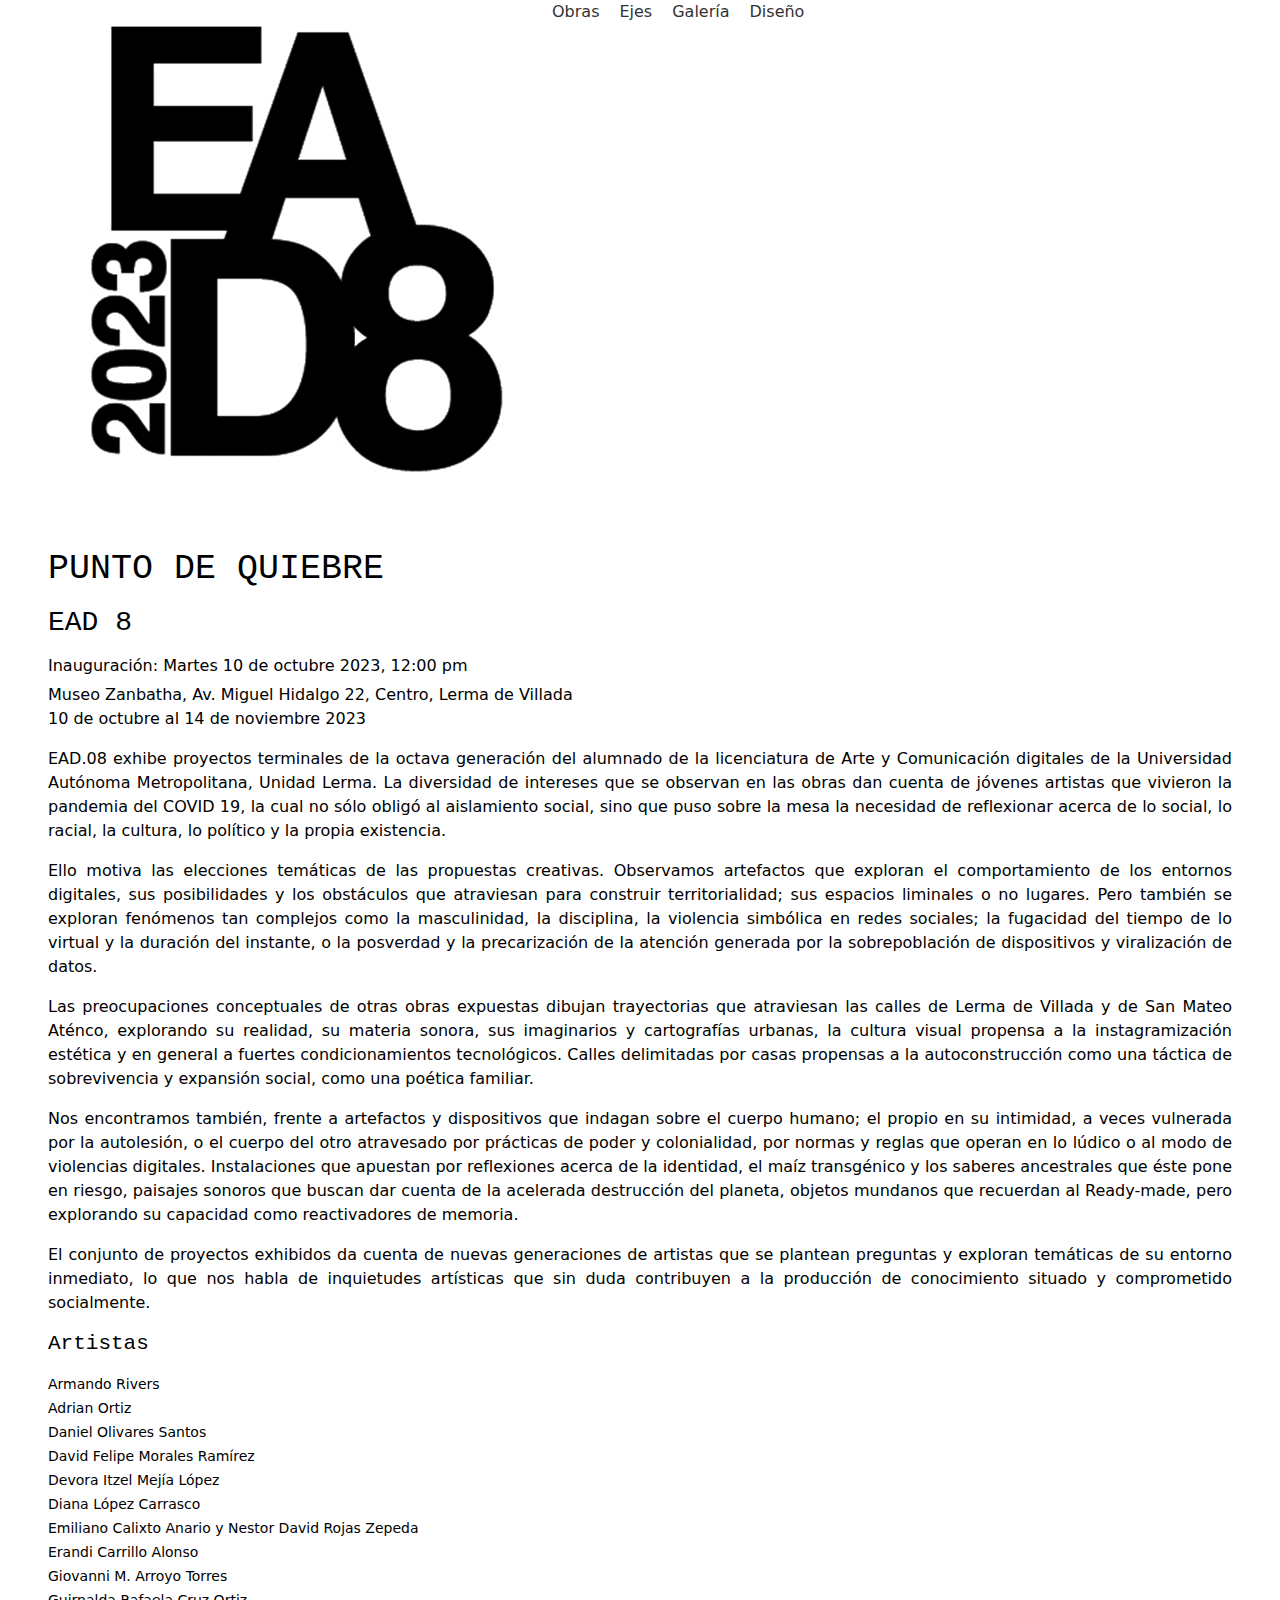
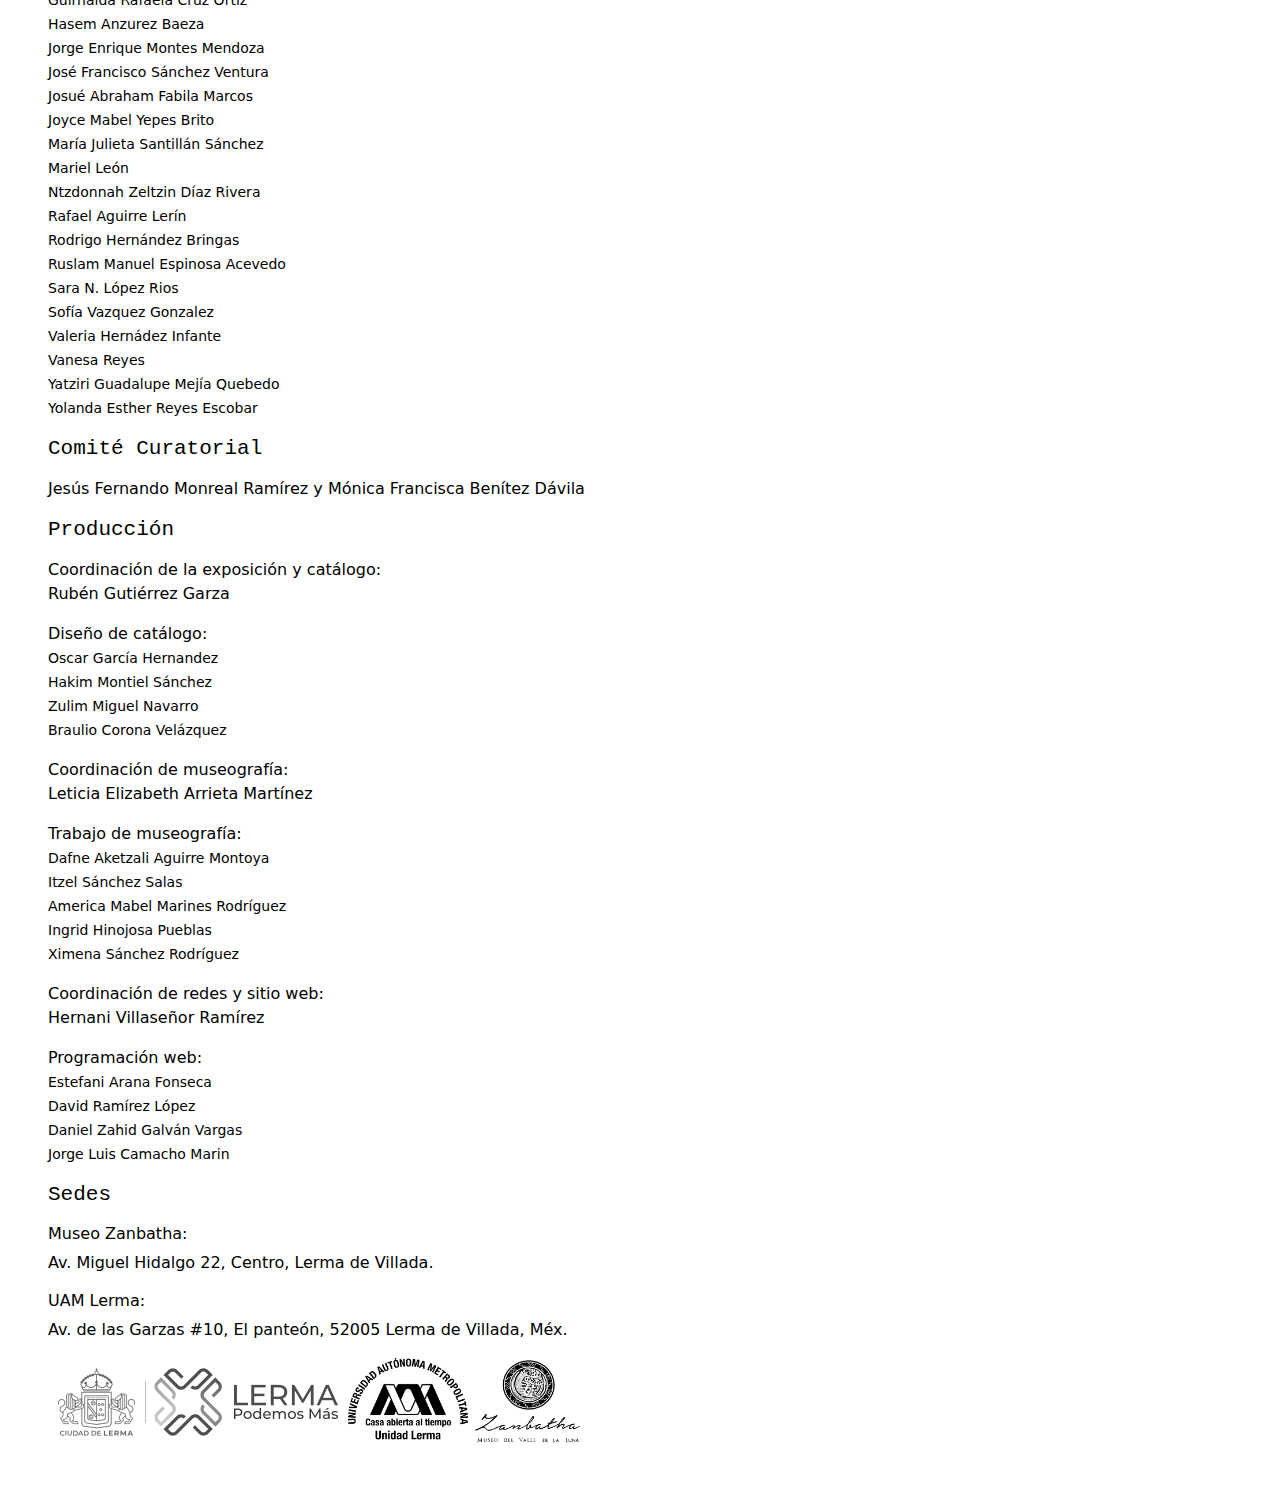
<file: index.html>
<!DOCTYPE html>

<html lang="es">
    <head>
        <title>Punto de quiebre</title>
        <meta charset="UTF-8">
        <meta name="viewport" content="width=device-width, initial-scale=1.0">
        <link href="https://cdn.jsdelivr.net/npm/bootstrap@5.3.1/dist/css/bootstrap.min.css" rel="stylesheet">
        <link rel="stylesheet" type="text/css" href="styles.css">
        <link rel="icon" href="log/logo1.png" type="image/x-icon">
    </head>

    <body>
        

      <div class="menu">
        <ul>
            <li><a href="index.html"><img class="img" src="log/logo1.png"></a></li>
            <li><a href="obras.html">Obras</a></li>
            <li><a href="exposicion.html">Ejes</a></li>
            <li><a href="galeria.html">Galería</a></li>
            <li><a href="diseno.html">Diseño</a></li>
          </ul>
          </div>

      <div class="container-fluid p-5 bg-white text-black" style="text-align: justify;">
              

       

        <h1><pre>PUNTO DE QUIEBRE</pre></h1>
        <h2><pre>EAD 8</pre></h2>
            <h6>Inauguración: Martes 10 de octubre 2023, 12:00 pm</h6>

            <p>Museo Zanbatha, Av. Miguel Hidalgo 22, Centro, Lerma de Villada<br>
        10 de octubre al 14 de noviembre 2023</p>

        <p> 
           
            EAD.08 exhibe proyectos terminales de la octava generación del alumnado de la licenciatura de Arte y Comunicación digitales de 
            la Universidad Autónoma Metropolitana, Unidad Lerma. La diversidad de intereses que se observan en las obras dan cuenta de jóvenes
             artistas que vivieron la pandemia del COVID 19, la cual no sólo obligó al aislamiento social, sino que puso sobre la
             mesa la necesidad de reflexionar acerca de lo social, lo racial, la cultura, lo político y la propia existencia.


        </p>

        <p>
            Ello motiva las elecciones temáticas de las propuestas creativas. Observamos artefactos que exploran el 
            comportamiento de los entornos digitales, sus posibilidades y los obstáculos que atraviesan para construir
             territorialidad; sus espacios liminales o no lugares. Pero también se exploran fenómenos tan complejos como 
             la masculinidad, la disciplina, la violencia simbólica en redes sociales; la fugacidad del tiempo de lo 
             virtual y la duración del instante, o la posverdad y la precarización de la
             atención generada por la sobrepoblación de dispositivos y viralización de datos.
        </p>


        <p>
            Las preocupaciones conceptuales de otras obras expuestas dibujan trayectorias que atraviesan las calles de Lerma
             de Villada y de San Mateo Aténco, explorando su realidad, su materia sonora, sus imaginarios y cartografías urbanas,
              la cultura visual propensa a la instagramización estética y en general a fuertes condicionamientos tecnológicos. 
              Calles delimitadas por casas propensas a la autoconstrucción como una táctica de sobrevivencia y expansión social, 
              como una poética familiar.
        </p>

        <p>
            Nos encontramos también, frente a artefactos y dispositivos que indagan sobre el cuerpo humano; el propio en su intimidad, a veces 
            vulnerada por la autolesión, o el cuerpo del otro atravesado por prácticas de poder y colonialidad, por normas y reglas que operan en 
            lo lúdico o al modo de violencias digitales. Instalaciones que apuestan por reflexiones acerca de la identidad, el maíz transgénico y 
            los saberes ancestrales que éste pone en riesgo, paisajes sonoros que buscan dar cuenta de la acelerada 
            destrucción del planeta, objetos mundanos que recuerdan al Ready-made, pero explorando su capacidad como reactivadores de memoria.
        </p>

        <p>
            El conjunto de proyectos exhibidos da cuenta de nuevas generaciones de artistas que se plantean preguntas y exploran temáticas de 
            su entorno inmediato, lo que nos habla de inquietudes artísticas que sin duda contribuyen a la producción de conocimiento situado 
            y comprometido socialmente.
        </p>

        <h4><pre>Artistas</pre></h4>

        <p>
        <small>Armando Rivers</small>
        <br><small>Adrian Ortiz</small>
        <br><small>Daniel Olivares Santos</small>
        <br><small>David Felipe Morales Ramírez</small>
        <br><small>Devora Itzel Mejía López</small>
        <br><small>Diana López Carrasco</small>
        <br><small>Emiliano Calixto Anario y Nestor David Rojas Zepeda</small>
        <br><small>Erandi Carrillo Alonso</small>
        <br><small>Giovanni M. Arroyo Torres</small>
        <br><small>Guirnalda Rafaela Cruz Ortiz</small>
        <br><small>Hasem Anzurez Baeza</small>
        <br><small>Jorge Enrique Montes Mendoza </small>
        <br><small>José Francisco Sánchez Ventura </small>
        <br><small>Josué Abraham Fabila Marcos </small>
        <br><small>Joyce Mabel Yepes Brito</small>
        <br><small>María Julieta Santillán Sánchez </small>
        <br><small>Mariel León</small>
        <br><small>Ntzdonnah Zeltzin Díaz Rivera</small>
        <br><small>Rafael Aguirre Lerín </small>
        <br><small>Rodrigo Hernández Bringas</small>
        <br><small>Ruslam Manuel Espinosa Acevedo </small>
        <br><small>Sara N. López Rios</small>
        <br><small>Sofía Vazquez Gonzalez</small>
        <br><small>Valeria Hernádez Infante </small>
        <br><small>Vanesa Reyes</small>
        <br><small>Yatziri Guadalupe Mejía Quebedo</small>
        <br><small>Yolanda Esther Reyes Escobar</small></p>
        
        <h4><pre>Comité Curatorial</pre></h4>
        <p>Jesús Fernando Monreal Ramírez y Mónica Francisca Benítez Dávila</p>

        <h4><pre>Producción</pre></h4>
        <p>Coordinación de la exposición y catálogo:<br>Rubén Gutiérrez Garza</p>
      
        <p>Diseño de catálogo:</br>
        <small>Oscar García Hernandez</small>
        <br><small>Hakim Montiel Sánchez</small>
        <br><small>Zulim Miguel Navarro</small>
        <br><small>Braulio Corona Velázquez</small></p>
        
        <p>Coordinación de museografía:<br>Leticia Elizabeth Arrieta Martínez</p>

        <p>Trabajo de museografía:<br>
        <small>Dafne Aketzali Aguirre Montoya</small>
        <br><small>Itzel Sánchez Salas</small>
        <br><small>America Mabel Marines Rodríguez</small>
        <br><small>Ingrid Hinojosa Pueblas</small>
        <br><small>Ximena Sánchez Rodríguez</small></p>


        <p>Coordinación de redes y sitio web:<br>Hernani Villaseñor Ramírez</p>
        
        <p>Programación web:<br>
        <small>Estefani Arana Fonseca</small>
        <br><small>David Ramírez López</small>
        <br><small>Daniel Zahid Galván Vargas</small>
        <br><small>Jorge Luis Camacho Marin</small></p>
      
             
           <h4><pre>Sedes</pre></h4>
           <h6>Museo Zanbatha:</h6>
           <p>Av. Miguel Hidalgo 22, Centro, Lerma de Villada.</p>
      
           <h6>UAM Lerma:</h6>
           <p>Av. de las Garzas #10, El panteón, 52005 Lerma de Villada, Méx.</p>
           <!--<div class="container-fluid bg-white pl-5 pt-4"><center><img src="log/variacion7LerB2.png" width="120px"></img><img src="log/variacion7LerB2.png" width="120px"></img></center></div>
           -->
            <div class="UAM"><img class="UAMimg1" src="log/Lerma.png" width="300px"><img class="UAMimg1" src="log/variacion7LerB2.png" width="120px"><img src="log/Zambatha.png" width="120px"></div>
        </div>
        

        <!--Script de boostrap5-->
        <script src="https://cdn.jsdelivr.net/npm/bootstrap@5.3.1/dist/js/bootstrap.bundle.min.js"></script>
    </body>
</html>
</file>
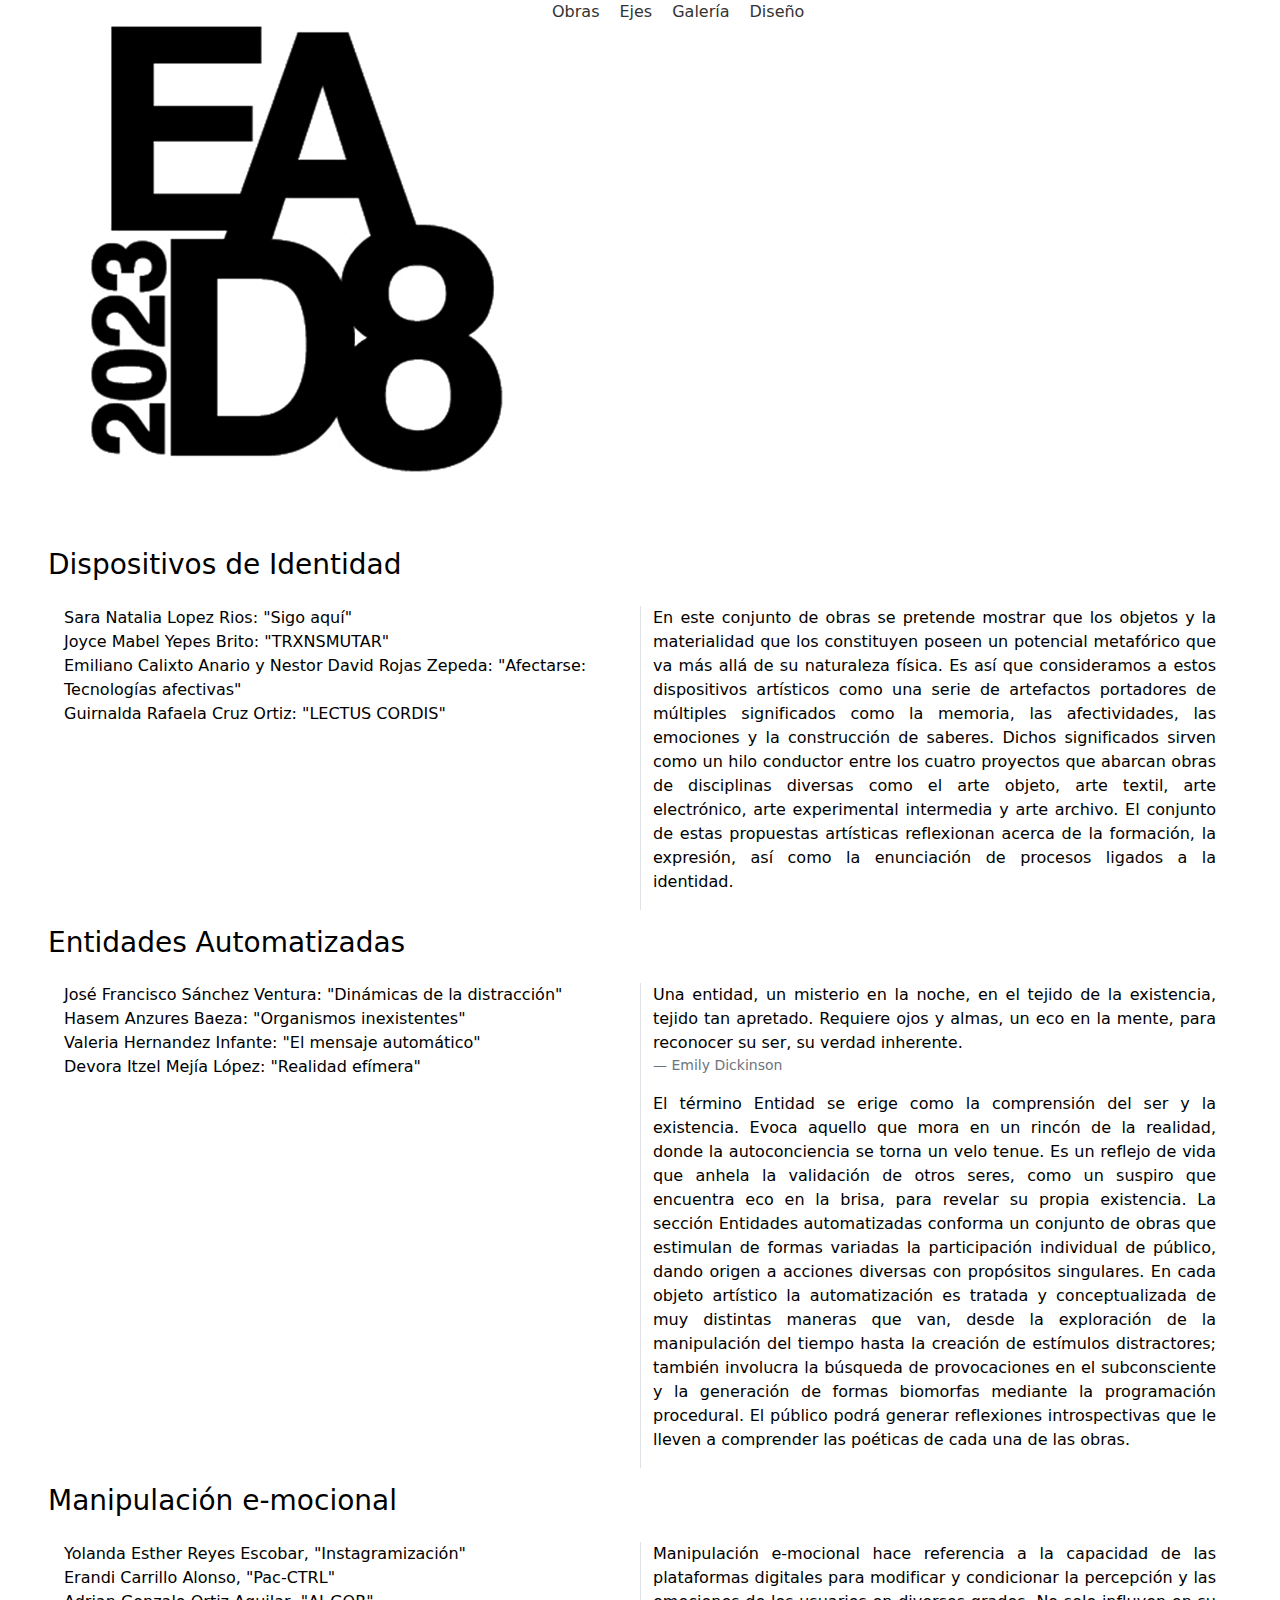
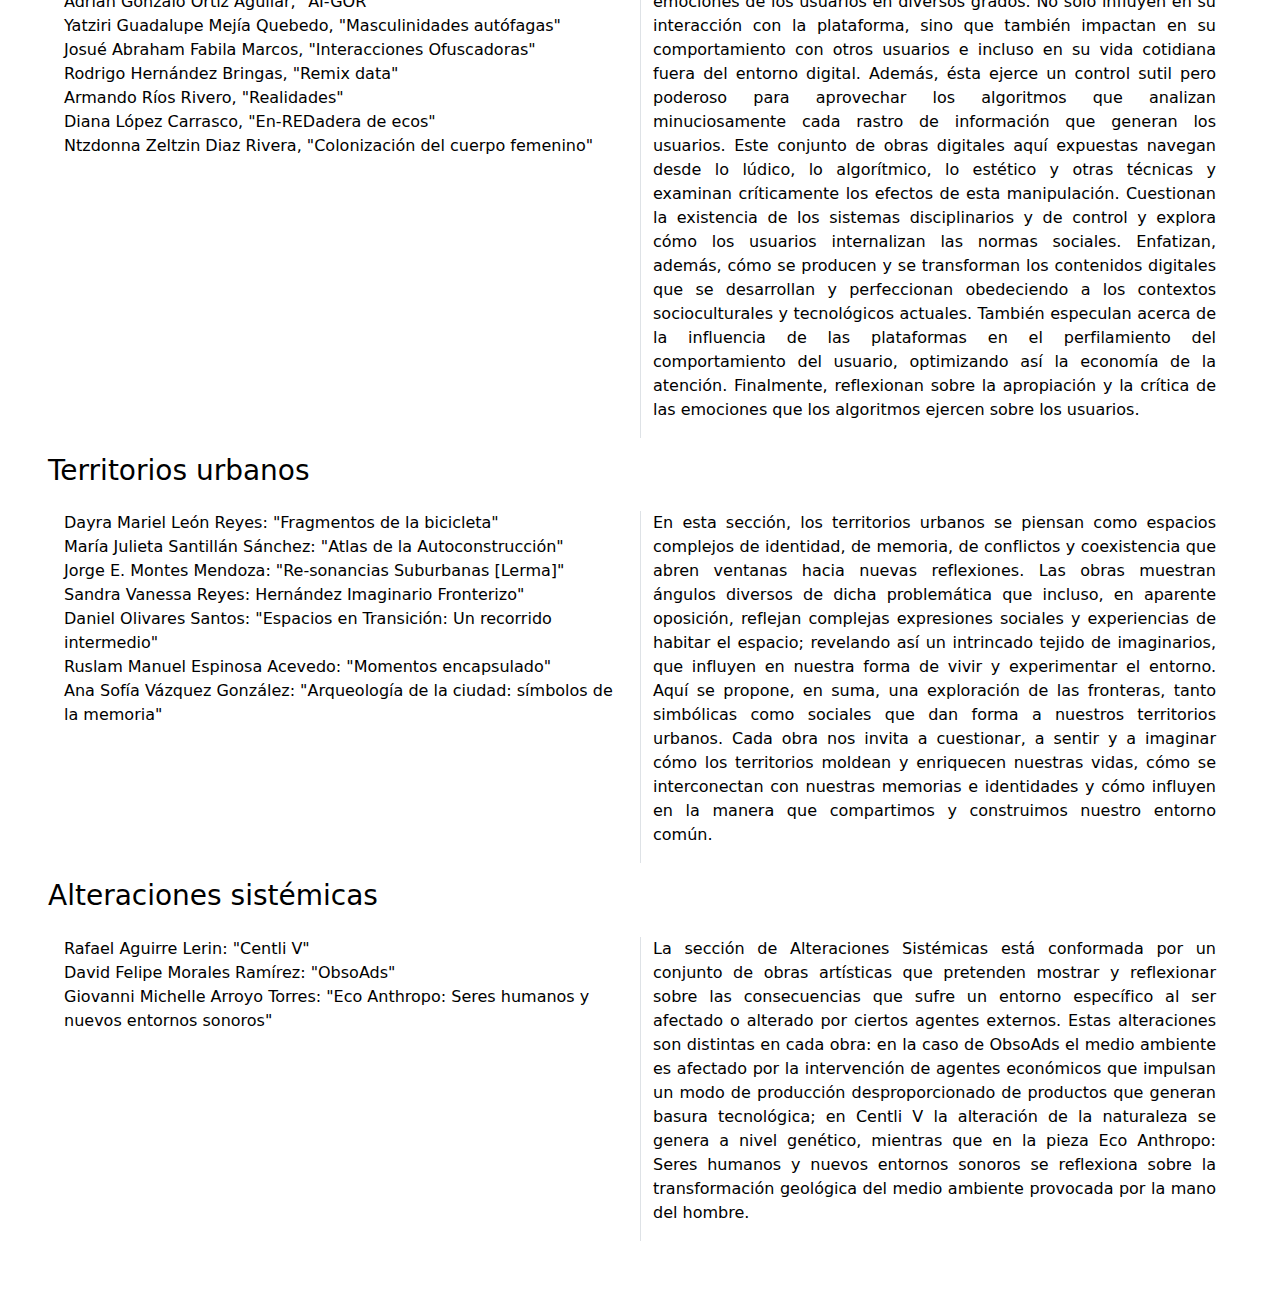
<file: exposicion.html>
<!DOCTYPE html>

<html lang="es">
    <head>
        <title>Ejes</title>
        <meta charset="UTF-8">
        <meta name="viewport" content="width=device-width, initial-scale=1.0">
        <link href="https://cdn.jsdelivr.net/npm/bootstrap@5.3.1/dist/css/bootstrap.min.css" rel="stylesheet">
        <link rel="stylesheet" type="text/css" href="styles.css">
        <link rel="icon" href="log/logo1.png" type="image/x-icon">
    </head>

    <body>
      <div class="menu">
        <ul>
            <li><a href="index.html"><img class="img" src="log/logo1.png"></img></a></li>
            <li><a href="obras.html">Obras</a></li>
            <li><a href="exposicion.html">Ejes</a></li>
            <li><a href="galeria.html">Galería</a></li>
            <li><a href="diseno.html">Diseño</a></li>
          </ul>
          </div>

      <div class="container-fluid p-5 bg-white text-black">
              
              <h3>Dispositivos de Identidad</h3>

              <div class="container-fluid p-3">
                <div class="row">
                    <div class="col-sm-5 col-md-6">
                        <p>Sara Natalia Lopez Rios: "Sigo aquí"<br>
                        Joyce Mabel Yepes Brito: "TRXNSMUTAR"<br>
                        Emiliano Calixto Anario y Nestor David Rojas Zepeda: "Afectarse: Tecnologías afectivas"<br>
                        Guirnalda Rafaela Cruz Ortiz: "LECTUS CORDIS"</p>
                    </div>
                    
                    <div class="col-sm-5 offset-sm-2 col-md-6 offset-md-0 border-start" style="text-align: justify;">
                        <p>En este conjunto de obras se pretende mostrar que los objetos y la materialidad que los
                        constituyen poseen un potencial metafórico que va más allá de su naturaleza física. Es así 
                        que consideramos a estos dispositivos artísticos como una serie de artefactos portadores de 
                        múltiples significados como la memoria, las afectividades, las emociones y la construcción de 
                        saberes. Dichos significados sirven como un hilo conductor entre los cuatro proyectos que abarcan
                        obras de disciplinas diversas como el arte objeto, arte textil, arte electrónico, arte experimental 
                        intermedia y arte archivo. El conjunto de estas propuestas artísticas reflexionan acerca de la formación,
                        la expresión, así como la enunciación de procesos ligados a la identidad.</p> 
                    </div>
                </div>
              </div>
        
            <h3>Entidades Automatizadas</h3>

            <div class="container-fluid p-3">
                <div class="row">
                    <div class="col-sm-5 col-md-6">
                        <p>José Francisco Sánchez Ventura: "Dinámicas de la distracción"<br>
	                    Hasem Anzures Baeza: "Organismos inexistentes"<br>
	                    Valeria Hernandez Infante: "El mensaje automático"<br>
	                    Devora Itzel Mejía López: "Realidad efímera"</p>
                    </div>
                    
                    <div class="col-sm-5 offset-sm-2 col-md-6 offset-md-0 border-start" style="text-align: justify;">
                        <figure>
                            <blockquote>Una entidad, un misterio en la noche,
                        en el tejido de la existencia, tejido tan apretado. Requiere ojos y almas, un eco en la mente, 
                        para reconocer su ser, su verdad inherente.</blockquote>
                        <figcaption class="blockquote-footer">Emily Dickinson<figcaption></figure>

<p>El término Entidad se erige como la comprensión del ser y la existencia. 
Evoca aquello que mora en un rincón de la realidad, donde la autoconciencia se torna un velo tenue.
Es un reflejo de vida que anhela la validación de otros seres, como un suspiro que encuentra eco en la brisa,
 para revelar su propia existencia.
La sección Entidades automatizadas conforma un conjunto de obras que estimulan de formas variadas la
 participación individual de público, dando origen a acciones diversas con propósitos singulares.
  En cada objeto artístico la automatización es tratada y conceptualizada de muy distintas maneras que van,
   desde la exploración de la manipulación del tiempo hasta la creación de estímulos distractores; también 
   involucra la búsqueda de provocaciones en el subconsciente y la generación de formas biomorfas mediante la
    programación procedural. El público podrá generar reflexiones introspectivas que le lleven a comprender
    las poéticas de cada una de las obras.</p>                                 
                    </div>
                </div>
              </div>
        
            <h3>Manipulación e-mocional</h3>

            <div class="container-fluid p-3">
                <div class="row">
                    <div class="col-sm-5 col-md-6">
                        <p>Yolanda Esther Reyes Escobar, "Instagramización"<br>
                        Erandi Carrillo Alonso, "Pac-CTRL"<br>
                        Adrian Gonzalo Ortiz Aguilar, "AI-GOR"<br>
                        Yatziri Guadalupe Mejía Quebedo, "Masculinidades autófagas"<br>
                        Josué Abraham Fabila Marcos, "Interacciones Ofuscadoras"<br>
                        Rodrigo Hernández Bringas, "Remix data"<br>
                        Armando Ríos Rivero, "Realidades"<br>
                        Diana López Carrasco, "En-REDadera de ecos"<br>
                        Ntzdonna Zeltzin Diaz Rivera, "Colonización del cuerpo femenino"</p>
                    </div>
                    
                    <div class="col-sm-5 offset-sm-2 col-md-6 offset-md-0 border-start" style="text-align: justify;">
                        <p>Manipulación e-mocional hace referencia a la capacidad de las plataformas digitales para modificar
 y condicionar la percepción y las emociones de los usuarios en diversos grados. No solo influyen en
  su interacción con la plataforma, sino que también impactan en su comportamiento con otros usuarios 
  e incluso en su vida cotidiana fuera del entorno digital. Además, ésta ejerce un control sutil pero 
  poderoso para aprovechar los algoritmos que analizan minuciosamente cada rastro de información que 
  generan los usuarios. Este conjunto de obras digitales aquí expuestas navegan desde lo lúdico, lo algorítmico,
   lo estético y otras técnicas y examinan críticamente los efectos de esta manipulación. Cuestionan la existencia
    de los sistemas disciplinarios y de control y explora cómo los usuarios internalizan las normas sociales. 
    Enfatizan, además, cómo se producen y se transforman los contenidos digitales que se desarrollan y perfeccionan 
    obedeciendo a los contextos socioculturales y tecnológicos actuales. También especulan acerca de la influencia
     de las plataformas en el perfilamiento del comportamiento del usuario, optimizando así la economía de la atención. 
     Finalmente, reflexionan sobre la apropiación y la crítica de las emociones que los algoritmos ejercen sobre los usuarios.</p>                                 
                    </div>
                </div>
              </div>

<h3>Territorios urbanos</h3>

<div class="container-fluid p-3">
    <div class="row">
        <div class="col-sm-5 col-md-6">
            <p>Dayra Mariel León Reyes: "Fragmentos de la bicicleta"<br>
            María Julieta Santillán Sánchez: "Atlas de la Autoconstrucción"<br>
            Jorge E. Montes Mendoza: "Re-sonancias Suburbanas [Lerma]"<br>
            Sandra Vanessa Reyes: Hernández Imaginario Fronterizo"<br>
            Daniel Olivares Santos: "Espacios en Transición: Un recorrido intermedio"<br>
            Ruslam Manuel Espinosa Acevedo: "Momentos encapsulado"<br>
            Ana Sofía Vázquez González: "Arqueología de la ciudad: símbolos de la memoria"</p>
        </div>
        
        <div class="col-sm-5 offset-sm-2 col-md-6 offset-md-0 border-start" style="text-align: justify;">
            <p>En esta sección, los territorios urbanos se piensan como espacios complejos de
identidad, de memoria, de conflictos y coexistencia que abren ventanas hacia nuevas reflexiones. 
Las obras muestran ángulos diversos de dicha problemática que incluso, en aparente oposición, reflejan 
complejas expresiones sociales y experiencias de habitar el espacio; revelando así un intrincado tejido 
de imaginarios, que influyen en nuestra forma de vivir y experimentar el entorno. Aquí se propone, en suma, 
una exploración de las fronteras, tanto simbólicas como sociales que dan forma a nuestros territorios urbanos.
 Cada obra nos invita a cuestionar, a sentir y a imaginar cómo los territorios moldean y enriquecen nuestras vidas,
  cómo se interconectan con nuestras memorias e identidades y cómo influyen en la manera que compartimos y construimos 
  nuestro entorno común.</p>                                
        </div>
    </div>
  </div>

        <h3>Alteraciones sistémicas</h3>

        <div class="container-fluid p-3">
            <div class="row">
                <div class="col-sm-5 col-md-6">
                    <p>Rafael Aguirre Lerin: "Centli V"<br>
                    David Felipe Morales Ramírez: "ObsoAds"<br>
                    Giovanni Michelle Arroyo Torres: "Eco Anthropo: Seres humanos y nuevos entornos sonoros"</p> 
                </div>
                
                <div class="col-sm-5 offset-sm-2 col-md-6 offset-md-0 border-start" style="text-align: justify;">
                    <p>La sección de Alteraciones Sistémicas está conformada por un conjunto de obras artísticas que pretenden
                    mostrar y reflexionar sobre las consecuencias que sufre un entorno específico al ser afectado o alterado 
                    por ciertos agentes externos. Estas alteraciones son distintas en cada obra: en la caso de ObsoAds el medio 
                    ambiente es afectado por la intervención de agentes económicos que impulsan un modo de producción desproporcionado
                     de productos que generan basura tecnológica; en Centli V la alteración de la naturaleza se genera a nivel genético,
                      mientras que en la pieza Eco Anthropo: Seres humanos y nuevos entornos sonoros se reflexiona sobre la transformación
                       geológica del medio ambiente provocada por la mano del hombre.</p>                                 
                </div>
            </div>
          </div>

        </div>

        <script src="https://cdn.jsdelivr.net/npm/bootstrap@5.3.1/dist/js/bootstrap.bundle.min.js"></script>
    </body>
</html>
</file>
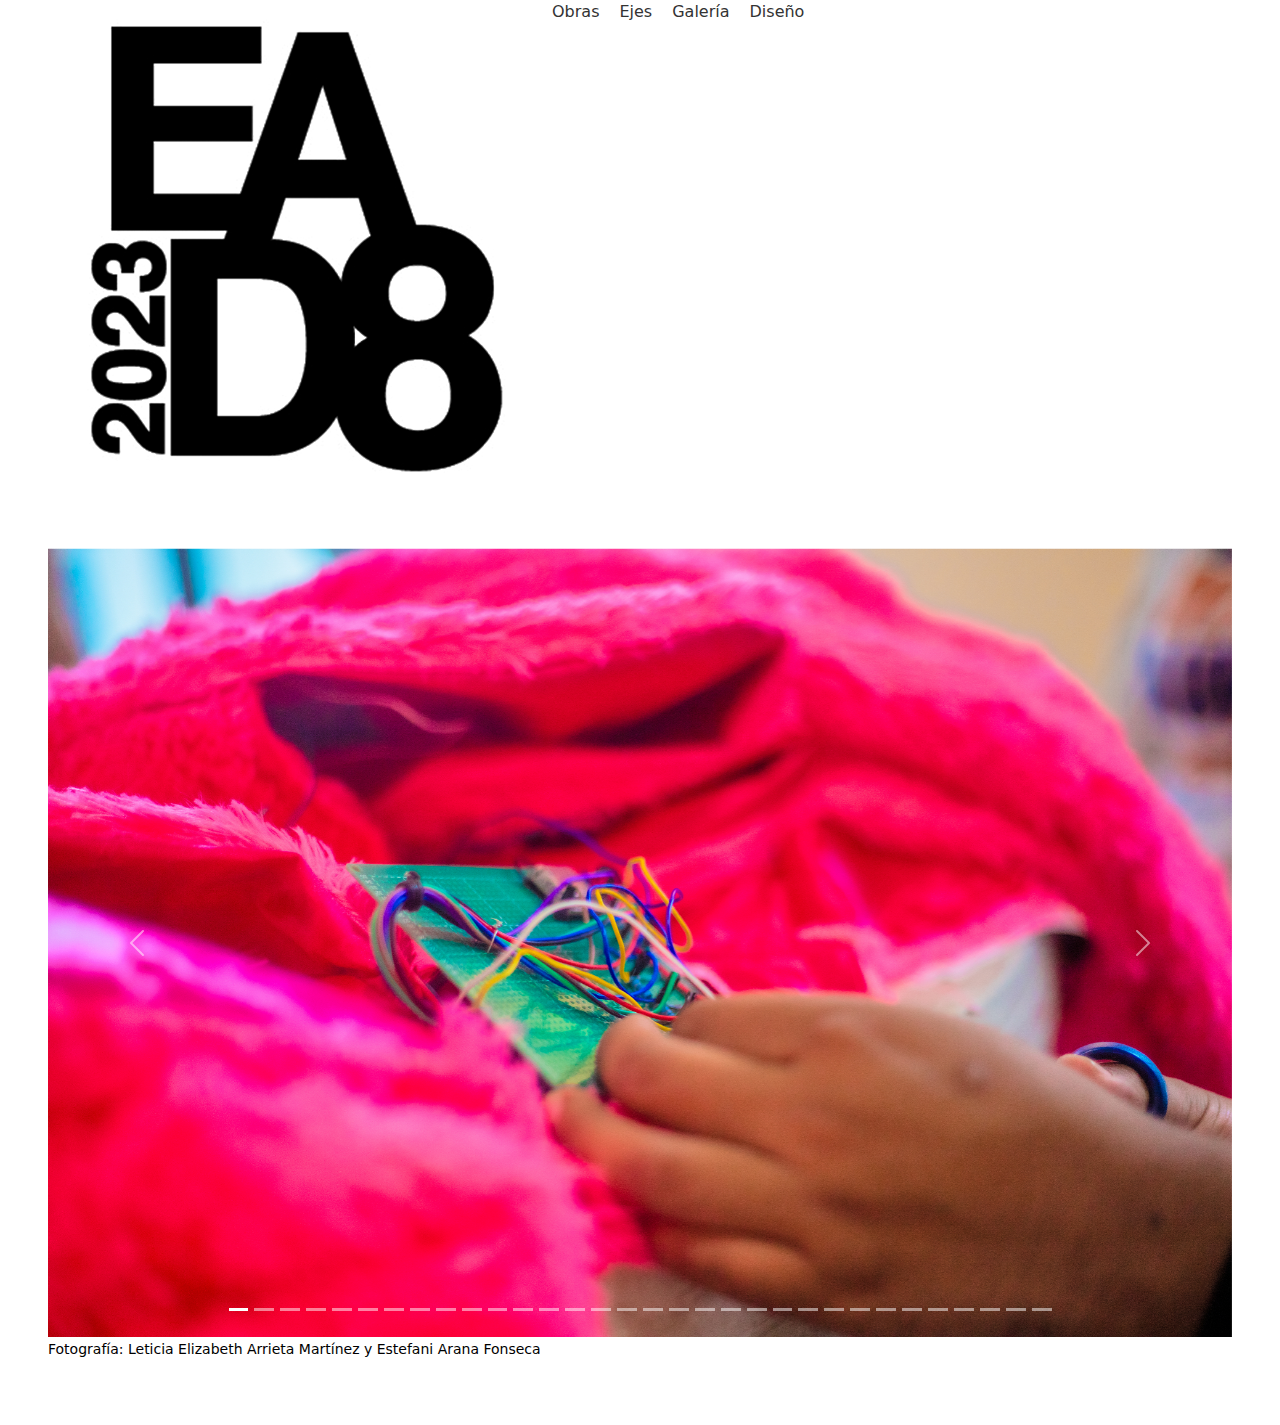
<file: galeria.html>
<!DOCTYPE html>

<html lang="es">
    <head>
        <title>Galería</title>
        <meta charset="UTF-8">
        <meta name="viewport" content="width=device-width, initial-scale=1.0">
        <link href="https://cdn.jsdelivr.net/npm/bootstrap@5.3.1/dist/css/bootstrap.min.css" rel="stylesheet">
        <link rel="stylesheet" type="text/css" href="styles.css">
        <link rel="icon" href="log/logo1.png" type="image/x-icon">
    </head>

    <body>
      <div class="menu">
        <ul>
            <li><a href="index.html"><img class="img" src="log/logo1.png"></img></a></li>
            <li><a href="obras.html">Obras</a></li>
            <li><a href="exposicion.html">Ejes</a></li>
            <li><a href="galeria.html">Galería</a></li>
            <li><a href="diseno.html">Diseño</a></li>
          </ul>
          </div>

      <div class="container-fluid p-5 bg-white text-black">
      <div id="carouselExampleIndicators" class="carousel slide">
        <div class="carousel-indicators">
          <button type="button" data-bs-target="#carouselExampleIndicators" data-bs-slide-to="0" class="active" aria-current="true" aria-label="Slide 1"></button>
          <button type="button" data-bs-target="#carouselExampleIndicators" data-bs-slide-to="1" aria-label="Slide 2"></button>
          <button type="button" data-bs-target="#carouselExampleIndicators" data-bs-slide-to="2" aria-label="Slide 3"></button>
          <button type="button" data-bs-target="#carouselExampleIndicators" data-bs-slide-to="3" aria-label="Slide 4"></button>
          <button type="button" data-bs-target="#carouselExampleIndicators" data-bs-slide-to="4" aria-label="Slide 5"></button>
          <button type="button" data-bs-target="#carouselExampleIndicators" data-bs-slide-to="5" aria-label="Slide 6"></button>
          <button type="button" data-bs-target="#carouselExampleIndicators" data-bs-slide-to="6" aria-label="Slide 7"></button>
          <button type="button" data-bs-target="#carouselExampleIndicators" data-bs-slide-to="7" aria-label="Slide 8"></button>
          <button type="button" data-bs-target="#carouselExampleIndicators" data-bs-slide-to="8" aria-label="Slide 9"></button>
          <button type="button" data-bs-target="#carouselExampleIndicators" data-bs-slide-to="9" aria-label="Slide 10"></button>
          <button type="button" data-bs-target="#carouselExampleIndicators" data-bs-slide-to="10" aria-label="Slide 11"></button>
          <button type="button" data-bs-target="#carouselExampleIndicators" data-bs-slide-to="11" aria-label="Slide 12"></button>
          <button type="button" data-bs-target="#carouselExampleIndicators" data-bs-slide-to="12" aria-label="Slide 13"></button>
          <button type="button" data-bs-target="#carouselExampleIndicators" data-bs-slide-to="13" aria-label="Slide 14"></button>
          <button type="button" data-bs-target="#carouselExampleIndicators" data-bs-slide-to="14" aria-label="Slide 15"></button>
          <button type="button" data-bs-target="#carouselExampleIndicators" data-bs-slide-to="15" aria-label="Slide 16"></button>
          <button type="button" data-bs-target="#carouselExampleIndicators" data-bs-slide-to="16" aria-label="Slide 17"></button>
          <button type="button" data-bs-target="#carouselExampleIndicators" data-bs-slide-to="17" aria-label="Slide 18"></button>
          <button type="button" data-bs-target="#carouselExampleIndicators" data-bs-slide-to="18" aria-label="Slide 19"></button>
          <button type="button" data-bs-target="#carouselExampleIndicators" data-bs-slide-to="19" aria-label="Slide 20"></button>
          <button type="button" data-bs-target="#carouselExampleIndicators" data-bs-slide-to="20" aria-label="Slide 21"></button>
          <button type="button" data-bs-target="#carouselExampleIndicators" data-bs-slide-to="21" aria-label="Slide 22"></button>
          <button type="button" data-bs-target="#carouselExampleIndicators" data-bs-slide-to="22" aria-label="Slide 23"></button>
          <button type="button" data-bs-target="#carouselExampleIndicators" data-bs-slide-to="23" aria-label="Slide 24"></button>
          <button type="button" data-bs-target="#carouselExampleIndicators" data-bs-slide-to="24" aria-label="Slide 25"></button>
          <button type="button" data-bs-target="#carouselExampleIndicators" data-bs-slide-to="25" aria-label="Slide 26"></button>
          <button type="button" data-bs-target="#carouselExampleIndicators" data-bs-slide-to="26" aria-label="Slide 27"></button>
          <button type="button" data-bs-target="#carouselExampleIndicators" data-bs-slide-to="27" aria-label="Slide 28"></button>
          <button type="button" data-bs-target="#carouselExampleIndicators" data-bs-slide-to="28" aria-label="Slide 29"></button>
          <button type="button" data-bs-target="#carouselExampleIndicators" data-bs-slide-to="29" aria-label="Slide 30"></button>
          <button type="button" data-bs-target="#carouselExampleIndicators" data-bs-slide-to="30" aria-label="Slide 31"></button>
          <button type="button" data-bs-target="#carouselExampleIndicators" data-bs-slide-to="31" aria-label="Slide 32"></button>

        </div>
        <div id="carouselExampleFade" class="carousel slide carousel-fade" data-bs-ride="carousel" data-bs-interval="2500">
          <div class="carousel-inner">
            <div class="carousel-item active">
              <img src="imagenes/1.1.jpg" class="d-block w-100" alt="...">
            </div>
            <div class="carousel-item">
              <img src="imagenes/2.2.jpg" class="d-block w-100" alt="...">
            </div>
            <div class="carousel-item">
              <img src="imagenes/3.3.jpg" class="d-block w-100" alt="...">
            </div>
            <div class="carousel-item">
              <img src="imagenes/4.4.jpg" class="d-block w-100" alt="...">
            </div>
            <div class="carousel-item">
              <img src="imagenes/5.5.jpg" class="d-block w-100" alt="...">
            </div>
            <div class="carousel-item">
              <img src="imagenes/6.6.jpg" class="d-block w-100" alt="...">
            </div>
            <div class="carousel-item">
              <img src="imagenes/7.7.jpg" class="d-block w-100" alt="...">
            </div>
            <div class="carousel-item">
              <img src="imagenes/8.8.jpg" class="d-block w-100" alt="...">
            </div>
            <div class="carousel-item">
              <img src="imagenes/9.9.jpg" class="d-block w-100" alt="...">
            </div>
            <div class="carousel-item">
              <img src="imagenes/11.11.jpg" class="d-block w-100" alt="...">
            </div>
            <div class="carousel-item">
              <img src="imagenes/12.12.jpg" class="d-block w-100" alt="...">
            </div>
            <div class="carousel-item">
              <img src="imagenes/13.13.jpg" class="d-block w-100" alt="...">
            </div>
            <div class="carousel-item">
              <img src="imagenes/14.14.jpg" class="d-block w-100" alt="...">
            </div>
            <div class="carousel-item">
              <img src="imagenes/15.15.jpg" class="d-block w-100" alt="...">
            </div>
            <div class="carousel-item">
              <img src="imagenes/16.16.jpg" class="d-block w-100" alt="...">
            </div>
            <div class="carousel-item">
              <img src="imagenes/17.17.jpg" class="d-block w-100" alt="...">
            </div>
            <div class="carousel-item">
              <img src="imagenes/18.18.jpg" class="d-block w-100" alt="...">
            </div>
            <div class="carousel-item">
              <img src="imagenes/19.19.jpg" class="d-block w-100" alt="...">
            </div>
            <div class="carousel-item">
              <img src="imagenes/19.19.jpg" class="d-block w-100" alt="...">
            </div>
            <div class="carousel-item">
              <img src="imagenes/20.20.jpg" class="d-block w-100" alt="...">
            </div>
            <div class="carousel-item">
              <img src="imagenes/21.21.jpg" class="d-block w-100" alt="...">
            </div>
            <div class="carousel-item">
              <img src="imagenes/22.22.jpg" class="d-block w-100" alt="...">
            </div>
            <div class="carousel-item">
              <img src="imagenes/23.23.jpg" class="d-block w-100" alt="...">
            </div>
            <div class="carousel-item">
              <img src="imagenes/24.24.jpg" class="d-block w-100" alt="...">
            </div>
            <div class="carousel-item">
              <img src="imagenes/25.25.jpg" class="d-block w-100" alt="...">
            </div>
            <div class="carousel-item">
              <img src="imagenes/26.26.jpg" class="d-block w-100" alt="...">
            </div>
            <div class="carousel-item">
              <img src="imagenes/27.27.jpg" class="d-block w-100" alt="...">
            </div>
            <div class="carousel-item">
              <img src="imagenes/28.28.jpg" class="d-block w-100" alt="...">
            </div>
            <div class="carousel-item">
              <img src="imagenes/29.29.jpg" class="d-block w-100" alt="...">
            </div>
            <div class="carousel-item">
              <img src="imagenes/30.30.jpg" class="d-block w-100" alt="...">
            </div>
            <div class="carousel-item">
              <img src="imagenes/31.31.jpg" class="d-block w-100" alt="...">
            </div>
            <div class="carousel-item">
              <img src="imagenes/32.32.jpg" class="d-block w-100" alt="...">
            </div>
            <div class="carousel-item">
              <img src="imagenes/33.33.jpg" class="d-block w-100" alt="...">
            </div>
          </div>
          <button class="carousel-control-prev" type="button" data-bs-target="#carouselExampleFade" data-bs-slide="prev">
            <span class="carousel-control-prev-icon" aria-hidden="true"></span>
            <span class="visually-hidden">Anterior</span>
          </button>
          <button class="carousel-control-next" type="button" data-bs-target="#carouselExampleFade" data-bs-slide="next">
            <span class="carousel-control-next-icon" aria-hidden="true"></span>
            <span class="visually-hidden">Siguiente</span>
          </button>
        </div>
      </div>
      <p><small>Fotografía: Leticia Elizabeth Arrieta Martínez y Estefani Arana Fonseca</small></p>
    </div>
    <script src="https://cdn.jsdelivr.net/npm/bootstrap@5.3.1/dist/js/bootstrap.bundle.min.js"></script>
  </body>
</html>
</file>
<file: styles.css>
* {
	-webkit-box-sizing: border-box;
	-moz-box-sizing: border-box;
	box-sizing: border-box;
}

.menu {
    position: sticky;
    top: 0;
    background-color: #fff; 
    z-index: 100; 
  }
  
  .menu ul {
    list-style-type: none;
    margin: 0;
    padding: 20px , 0px;
    display: flex;
  }
  
  .menu li {
    margin-right: 20px; 
  }
  
  .menu a {
    text-decoration: none;
    color: #333; 
  }
  
  .menu a:hover,
  .menu a:active {
    color: #007bff; 
  }
  p1{
    color: black;
  }

/* Sección imagenes*/

  .container {
    position: relative;
    width: 20%;
  }
  
  .image {
    display: block;
    width: 100%;
    height: auto;
  }
  
  .overlay {
    position: absolute;
    top: 0;
    bottom: 0;
    left: 2.5%;
    right: 0;
    height: 100%;
    width: 95%;
    opacity: 0;
    transition: .5s ease;
    background-color: #00000080;
  }
  
  .container:hover .overlay {
    opacity: 100%;
  }
  
  .text {
    color: white;
    font-size: 20px;
    position: absolute;
    top: 50%;
    left: 50%;
    -webkit-transform: translate(-50%, -50%);
    -ms-transform: translate(-50%, -50%);
    transform: translate(-50%, -50%);
    text-align: center;
    opacity: 200%;
  }

/*contenedores de Obras*/
#exhibitions {
  min-height: 100%;
  position: relative
}

#exhibitions header {
  width: 100%;
  height: 75px;
  background: linear-gradient(45deg,#3f4424,#22320e);
  background: -webkit-linear-gradient(45deg,#3f4424,#22320e);
  background: -o-linear-gradient(45deg,#3f4424,#22320e);
  background: -moz-linear-gradient(45deg,#3f4424,#22320e);
  text-align: right
}

#exhibitions #container {
  padding: 0;
  margin-top: 40px;
  list-style: none;
  display: -webkit-box;
  display: -moz-box;
  display: -ms-flexbox;
  display: -webkit-flex;
  display: flex;
  display: flexbox;
  display: box;
  width: 100%;
  -ms-flex-wrap: wrap;
  -webkit-flex-wrap: wrap;
  flex-wrap: wrap;
  -ms-flex-flow: row wrap;
  -webkit-flex-flow: row wrap;
  flex-flow: row wrap;
  -webkit-flex-flow: row wrap;
  flex-flow: row wrap;
  justify-content: space-around
}


#container .item {
  background: rgb(0, 0, 0);
  width: 33.33333333%;
  min-width: 33.33333333%;
  display: block;
  border: 0 solid;
  position: relative
}

#container .item:before {
  content: "";
  display: block;
  padding-top: 100%
}


#container .item .abstract {
  position: absolute;
  top: 0;
  left: 0;
  bottom: 0;
  right: 0
}

#container .item .abstract img {
  max-width: 100%;
  height: auto
}
/*Contenedor*/
#container .item .abstract a {
  position: absolute;
  top: 0;
  left: 0;
  width: 100%;
  height: 100%;
  text-align: center;
  background: rgba(0,0,0,0);
  opacity: 0;
  -webkit-transition: background .5s .5s,opacity .5s .5s;
  -moz-transition: background .5s .5s,opacity .5s .5s;
  transition: background .5s .5s,opacity .5s .5s;
  display: table
}

#container .item .abstract a:hover {
  background: rgba(0,0,0,.5);
  opacity: 1;
  -webkit-transition: background .2s,opacity .2s;
  -moz-transition: background .2s,opacity .2s;
  transition: background .2s,opacity .2s
}

#container .item .abstract a .text {
  display: table-cell;
  vertical-align: middle;
  padding: 40px
}




#logotipo {

 position: absolute;
 top: 10px;
 left: 10px;
}
</file>
